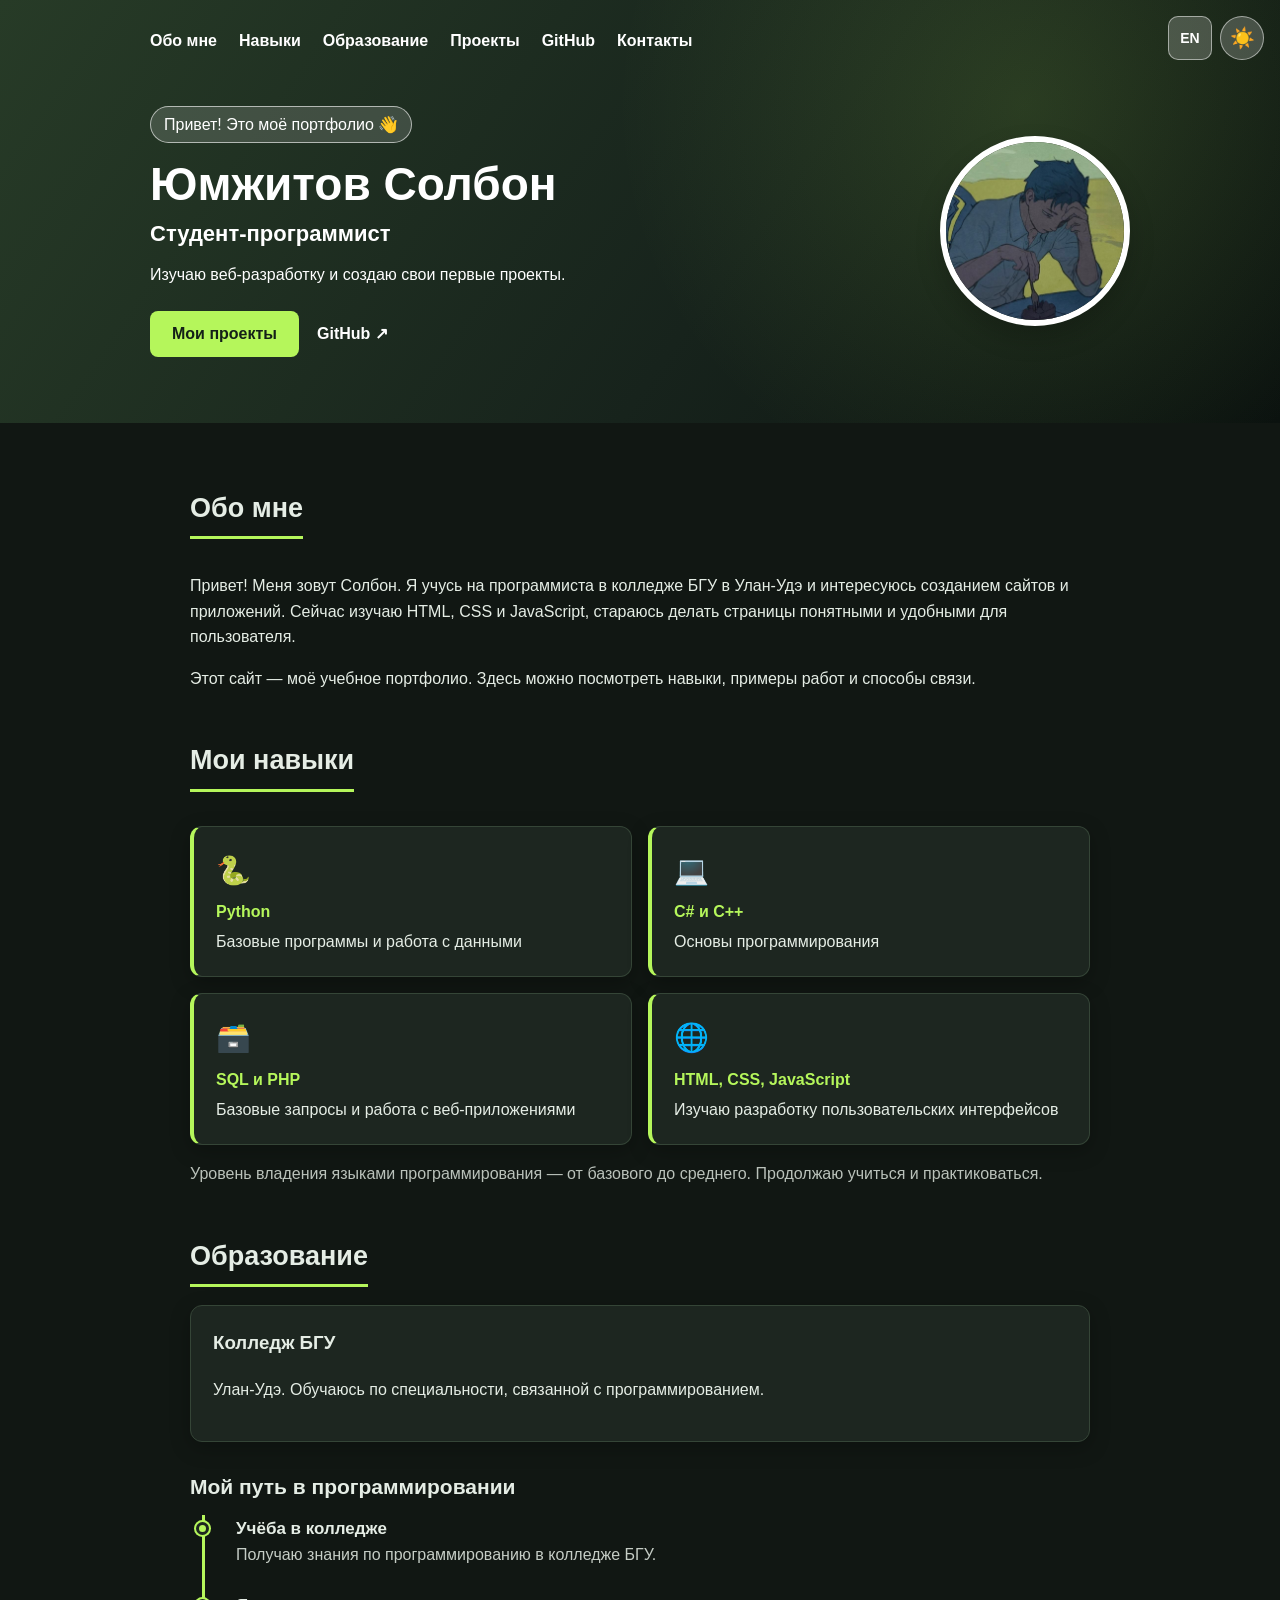
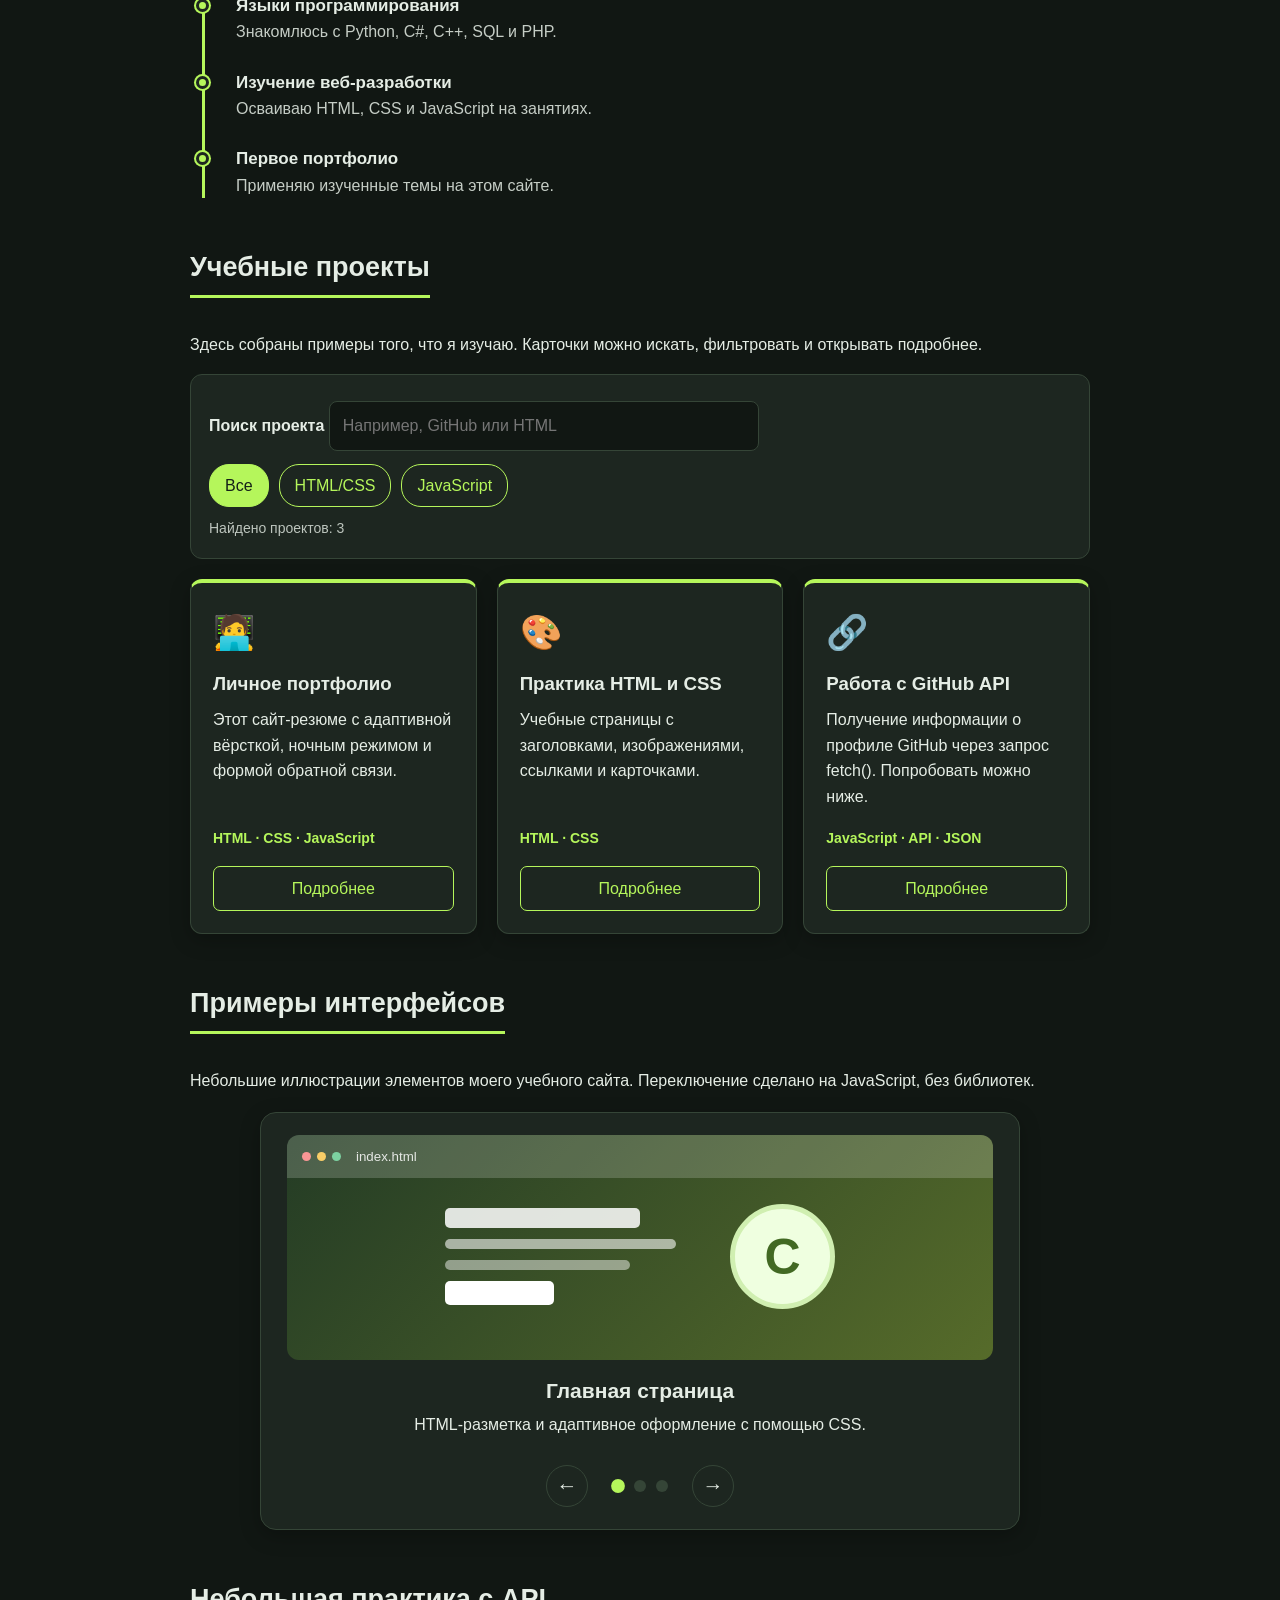
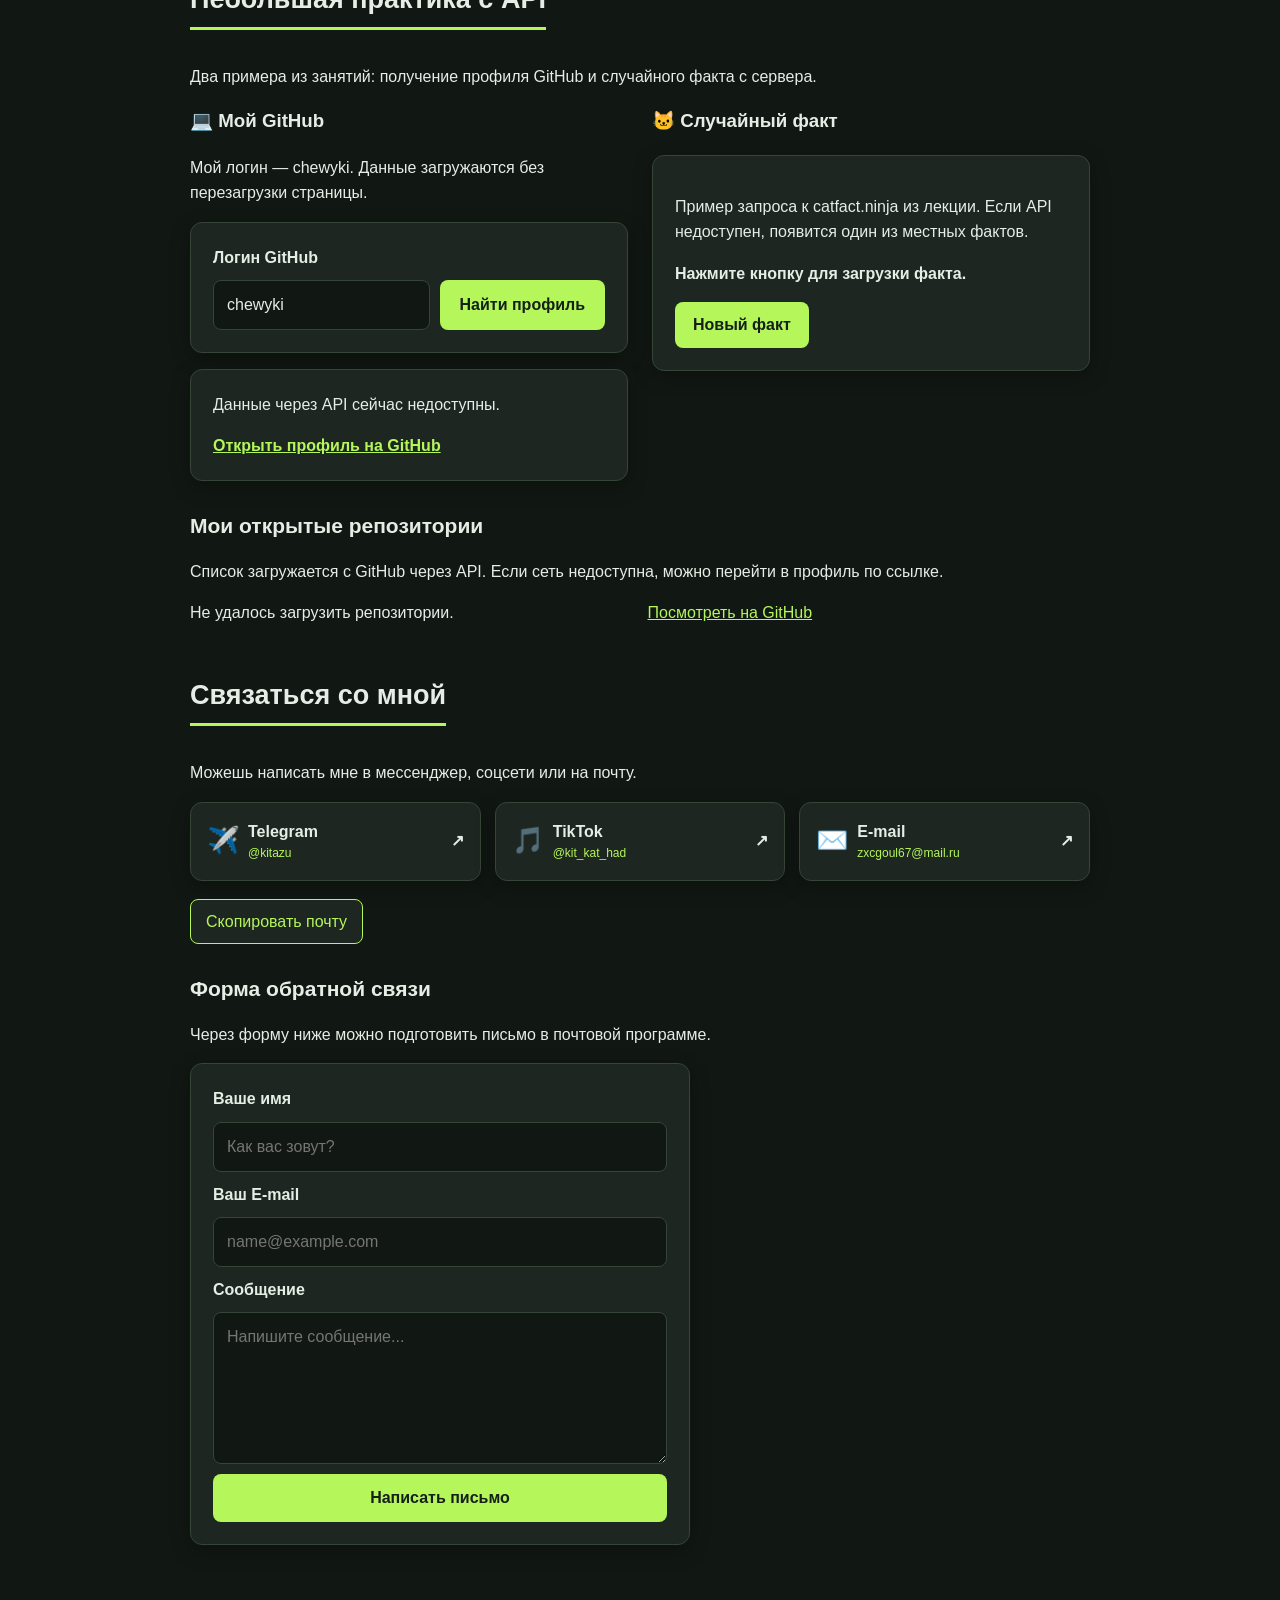
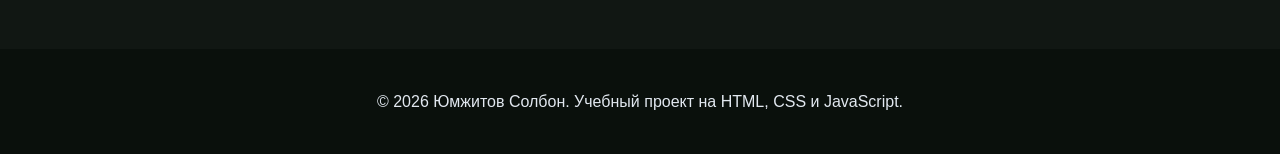
<file: index.html>
<!DOCTYPE html>
<html lang="ru" class="dark">
<head>
    <meta charset="UTF-8">
    <meta name="viewport" content="width=device-width, initial-scale=1.0">
    <meta name="description" content="Портфолио Юмжитова Солбона — студента-программиста из Улан-Удэ">
    <title>Юмжитов Солбон — портфолио программиста</title>
    <link rel="stylesheet" href="css/style.css">
    <script src="js/script.js" defer></script>
</head>
<body>
    <!-- Ссылка для тех, кто пользуется клавиатурой и скринридером -->
    <a class="skip-link" href="#content" data-i18n="skip">Перейти к содержимому</a>

    <!-- ШАПКА И МЕНЮ -->
    <header>
        <div class="header-buttons">
            <button id="lang-toggle" type="button" aria-label="Switch to English" title="Change language">EN</button>
            <button id="theme-toggle" type="button" aria-label="Включить тёмную тему" aria-pressed="false" title="Сменить тему">🌙</button>
        </div>

        <nav aria-label="Основное меню">
            <a href="#about" data-i18n="navAbout">Обо мне</a>
            <a href="#skills" data-i18n="navSkills">Навыки</a>
            <a href="#education" data-i18n="navEducation">Образование</a>
            <a href="#projects" data-i18n="navProjects">Проекты</a>
            <a href="#github">GitHub</a>
            <a href="#contacts" data-i18n="navContacts">Контакты</a>
        </nav>

        <div class="header-content">
            <div class="header-text">
                <p class="hello" data-i18n="hello">Привет! Это моё портфолио 👋</p>
                <h1 data-i18n="name">Юмжитов Солбон</h1>
                <p class="subtitle" data-i18n="subtitle">Студент-программист</p>
                <p data-i18n="heroText">Изучаю веб-разработку и создаю свои первые проекты.</p>
                <div class="header-links">
                    <a class="main-link" href="#projects" data-i18n="heroProjects">Мои проекты</a>
                    <a class="second-link" href="https://github.com/chewyki" target="_blank" rel="noopener noreferrer">GitHub ↗</a>
                </div>
            </div>
            <img class="avatar" src="img/avatar.jpg" alt="Рисованный аватар Солбона" width="180" height="180">
        </div>
    </header>

    <main id="content">
        <!-- ОБО МНЕ -->
        <section id="about">
            <h2 data-i18n="aboutTitle">Обо мне</h2>
            <p data-i18n="aboutText">Привет! Меня зовут Солбон. Я учусь на программиста в колледже БГУ в Улан-Удэ и интересуюсь созданием сайтов и приложений. Сейчас изучаю HTML, CSS и JavaScript, стараюсь делать страницы понятными и удобными для пользователя.</p>
            <p data-i18n="aboutText2">Этот сайт — моё учебное портфолио. Здесь можно посмотреть навыки, примеры работ и способы связи.</p>
        </section>

        <!-- НАВЫКИ -->
        <section id="skills">
            <h2 data-i18n="skillsTitle">Мои навыки</h2>
            <ul class="skill-list">
                <li><span class="skill-icon" aria-hidden="true">🐍</span><strong>Python</strong><span data-i18n="skillPython">Базовые программы и работа с данными</span></li>
                <li><span class="skill-icon" aria-hidden="true">💻</span><strong data-i18n="skillCppTitle">C# и C++</strong><span data-i18n="skillCpp">Основы программирования</span></li>
                <li><span class="skill-icon" aria-hidden="true">🗃️</span><strong data-i18n="skillSqlTitle">SQL и PHP</strong><span data-i18n="skillSql">Базовые запросы и работа с веб-приложениями</span></li>
                <li><span class="skill-icon" aria-hidden="true">🌐</span><strong>HTML, CSS, JavaScript</strong><span data-i18n="skillWeb">Изучаю разработку пользовательских интерфейсов</span></li>
            </ul>
            <p class="note" data-i18n="skillsNote">Уровень владения языками программирования — от базового до среднего. Продолжаю учиться и практиковаться.</p>
        </section>

        <!-- ОБРАЗОВАНИЕ -->
        <section id="education">
            <h2 data-i18n="educationTitle">Образование</h2>
            <div class="simple-card">
                <h3 data-i18n="collegeTitle">Колледж БГУ</h3>
                <p data-i18n="collegeText">Улан-Удэ. Обучаюсь по специальности, связанной с программированием.</p>
            </div>
            <h3 class="section-subtitle" data-i18n="timelineTitle">Мой путь в программировании</h3>
            <ol class="timeline">
                <li><strong data-i18n="step1Title">Учёба в колледже</strong><span data-i18n="step1Text">Получаю знания по программированию в колледже БГУ.</span></li>
                <li><strong data-i18n="step2Title">Языки программирования</strong><span data-i18n="step2Text">Знакомлюсь с Python, C#, C++, SQL и PHP.</span></li>
                <li><strong data-i18n="step3Title">Изучение веб-разработки</strong><span data-i18n="step3Text">Осваиваю HTML, CSS и JavaScript на занятиях.</span></li>
                <li><strong data-i18n="step4Title">Первое портфолио</strong><span data-i18n="step4Text">Применяю изученные темы на этом сайте.</span></li>
            </ol>
        </section>

        <!-- ПРОЕКТЫ -->
        <section id="projects">
            <h2 data-i18n="projectsTitle">Учебные проекты</h2>
            <p data-i18n="projectsIntro">Здесь собраны примеры того, что я изучаю. Карточки можно искать, фильтровать и открывать подробнее.</p>

            <!-- Поиск и фильтры — дополнительное задание из лекций -->
            <div class="project-tools">
                <label for="project-search" data-i18n="searchLabel">Поиск проекта</label>
                <input id="project-search" type="search" placeholder="Например, GitHub или HTML" data-placeholder="searchPlaceholder">

                <div class="filter-buttons" role="group" aria-label="Фильтр проектов">
                    <button class="filter-btn active" type="button" data-filter="all" aria-pressed="true" data-i18n="filterAll">Все</button>
                    <button class="filter-btn" type="button" data-filter="html" aria-pressed="false">HTML/CSS</button>
                    <button class="filter-btn" type="button" data-filter="javascript" aria-pressed="false">JavaScript</button>
                </div>
                <p id="projects-count" role="status" aria-live="polite">Показаны 3 проекта</p>
            </div>

            <div class="projects-grid">
                <article class="project-card" data-tech="html css javascript">
                    <span class="project-icon" aria-hidden="true">🧑‍💻</span>
                    <h3 data-i18n="project1Title">Личное портфолио</h3>
                    <p data-i18n="project1Text">Этот сайт-резюме с адаптивной вёрсткой, ночным режимом и формой обратной связи.</p>
                    <span class="tag">HTML · CSS · JavaScript</span>
                    <button class="details-btn" type="button" data-project="portfolio" data-i18n="details">Подробнее</button>
                </article>

                <article class="project-card" data-tech="html css">
                    <span class="project-icon" aria-hidden="true">🎨</span>
                    <h3 data-i18n="project2Title">Практика HTML и CSS</h3>
                    <p data-i18n="project2Text">Учебные страницы с заголовками, изображениями, ссылками и карточками.</p>
                    <span class="tag">HTML · CSS</span>
                    <button class="details-btn" type="button" data-project="html" data-i18n="details">Подробнее</button>
                </article>

                <article class="project-card" data-tech="javascript">
                    <span class="project-icon" aria-hidden="true">🔗</span>
                    <h3 data-i18n="project3Title">Работа с GitHub API</h3>
                    <p data-i18n="project3Text">Получение информации о профиле GitHub через запрос fetch(). Попробовать можно ниже.</p>
                    <span class="tag">JavaScript · API · JSON</span>
                    <button class="details-btn" type="button" data-project="github" data-i18n="details">Подробнее</button>
                </article>
            </div>
            <p id="no-projects" hidden data-i18n="noProjects">По вашему запросу ничего не найдено.</p>
        </section>

        <!-- СЛАЙДЕР БЕЗ БИБЛИОТЕК — ИЗ ДОПОЛНИТЕЛЬНОГО ЗАДАНИЯ -->
        <section id="showcase">
            <h2 data-i18n="sliderTitle">Примеры интерфейсов</h2>
            <p data-i18n="sliderIntro">Небольшие иллюстрации элементов моего учебного сайта. Переключение сделано на JavaScript, без библиотек.</p>
            <div class="slider">
                <div class="slides" aria-live="polite">
                    <div class="slide active" data-slide="0">
                        <div class="slide-preview preview-one" aria-hidden="true">
                            <div class="fake-browser"><span></span><span></span><span></span><small>index.html</small></div>
                            <div class="preview-hero"><div class="preview-text-lines"><b></b><i></i><i></i><em></em></div><div class="preview-avatar">С</div></div>
                        </div>
                        <h3 data-i18n="slide1Title">Главная страница</h3>
                        <p data-i18n="slide1Text">HTML-разметка и адаптивное оформление с помощью CSS.</p>
                    </div>
                    <div class="slide" data-slide="1" hidden>
                        <div class="slide-preview preview-two" aria-hidden="true">
                            <div class="fake-browser"><span></span><span></span><span></span><small>style.css</small></div>
                            <div class="preview-skills"><div>Python</div><div>C++</div><div>SQL</div><div>HTML</div></div>
                        </div>
                        <h3 data-i18n="slide2Title">Карточки навыков</h3>
                        <p data-i18n="slide2Text">CSS Grid, Flexbox, цвета и отступы.</p>
                    </div>
                    <div class="slide" data-slide="2" hidden>
                        <div class="slide-preview preview-three" aria-hidden="true">
                            <div class="fake-browser"><span></span><span></span><span></span><small>script.js</small></div>
                            <div class="preview-code"><span>async function loadUser() {</span><span>  const response = await fetch(url);</span><span>  const data = await response.json();</span><span>  return data;</span><span>}</span></div>
                        </div>
                        <h3 data-i18n="slide3Title">Получение данных</h3>
                        <p data-i18n="slide3Text">Пример работы с fetch(), API и JSON из лекций.</p>
                    </div>
                </div>
                <div class="slider-controls">
                    <button id="slide-prev" class="slider-arrow" type="button" aria-label="Предыдущий слайд">←</button>
                    <div class="slider-dots" role="group" aria-label="Выбор слайда">
                        <button class="slider-dot active" data-slide-to="0" type="button" aria-label="Слайд 1" aria-current="true"></button>
                        <button class="slider-dot" data-slide-to="1" type="button" aria-label="Слайд 2"></button>
                        <button class="slider-dot" data-slide-to="2" type="button" aria-label="Слайд 3"></button>
                    </div>
                    <button id="slide-next" class="slider-arrow" type="button" aria-label="Следующий слайд">→</button>
                </div>
            </div>
        </section>

        <!-- ПРИМЕР ИЗ ЛЕКЦИИ: ЗАГРУЗКА ДАННЫХ С СЕРВЕРА -->
        <section id="github">
            <h2 data-i18n="apiTitle">Небольшая практика с API</h2>
            <p data-i18n="apiText">Два примера из занятий: получение профиля GitHub и случайного факта с сервера.</p>
            <div class="widgets-grid">
                <div>
                    <h3 data-i18n="githubTitle">💻 Мой GitHub</h3>
                    <p data-i18n="githubText">Мой логин — chewyki. Данные загружаются без перезагрузки страницы.</p>
                    <form id="github-form" class="github-form">
                        <label for="github-login" data-i18n="githubLabel">Логин GitHub</label>
                        <div class="input-row">
                            <input id="github-login" name="github-login" type="text" value="chewyki" required>
                            <button id="github-btn" type="submit" data-i18n="githubButton">Найти профиль</button>
                        </div>
                    </form>
                    <div id="github-box" class="simple-card" role="status" aria-live="polite">
                        <span data-i18n="githubWaiting">Здесь появится информация о профиле.</span>
                    </div>
                </div>

                <div>
                    <h3 data-i18n="factTitle">🐱 Случайный факт</h3>
                    <div class="simple-card fact-card">
                        <p data-i18n="factIntro">Пример запроса к catfact.ninja из лекции. Если API недоступен, появится один из местных фактов.</p>
                        <p id="fact-text" role="status" aria-live="polite" data-i18n="factWaiting">Нажмите кнопку для загрузки факта.</p>
                        <button id="fact-btn" type="button" data-i18n="factButton">Новый факт</button>
                    </div>
                </div>
            </div>
            <h3 class="section-subtitle" data-i18n="reposTitle">Мои открытые репозитории</h3>
            <p data-i18n="reposText">Список загружается с GitHub через API. Если сеть недоступна, можно перейти в профиль по ссылке.</p>
            <div id="repo-list" class="repo-list" role="status" aria-live="polite">Загрузка репозиториев...</div>
        </section>

        <!-- КОНТАКТЫ -->
        <section id="contacts">
            <h2 data-i18n="contactTitle">Связаться со мной</h2>
            <p data-i18n="contactIntro">Можешь написать мне в мессенджер, соцсети или на почту.</p>
            <div class="contact-links">
                <a class="contact-link" href="https://t.me/kitazu" target="_blank" rel="noopener noreferrer"><span aria-hidden="true">✈️</span><span>Telegram<small>@kitazu</small></span><span aria-hidden="true">↗</span></a>
                <a class="contact-link" href="https://www.tiktok.com/@kit_kat_had" target="_blank" rel="noopener noreferrer"><span aria-hidden="true">🎵</span><span>TikTok<small>@kit_kat_had</small></span><span aria-hidden="true">↗</span></a>
                <a class="contact-link" href="mailto:zxcgoul67@mail.ru"><span aria-hidden="true">✉️</span><span>E-mail<small>zxcgoul67@mail.ru</small></span><span aria-hidden="true">↗</span></a>
            </div>
            <div class="copy-row"><button id="copy-email" type="button" data-i18n="copyEmail">Скопировать почту</button><span id="copy-status" role="status" aria-live="polite"></span></div>
            <h3 class="section-subtitle" data-i18n="formTitle">Форма обратной связи</h3>
            <p data-i18n="formIntro">Через форму ниже можно подготовить письмо в почтовой программе.</p>
            <form id="contact-form">
                <label for="name" data-i18n="nameLabel">Ваше имя</label>
                <input type="text" id="name" name="name" placeholder="Как вас зовут?" data-placeholder="namePlaceholder" required>

                <label for="email" data-i18n="emailLabel">Ваш E-mail</label>
                <input type="email" id="email" name="email" placeholder="name@example.com" required>

                <label for="msg" data-i18n="messageLabel">Сообщение</label>
                <textarea id="msg" name="message" rows="5" placeholder="Напишите сообщение..." data-placeholder="messagePlaceholder" required></textarea>

                <button id="send-btn" type="submit" data-i18n="sendButton">Написать письмо</button>
            </form>
            <p id="form-status" role="status" aria-live="polite"></p>
        </section>
    </main>

    <!-- МОДАЛЬНОЕ ОКНО С ПОДРОБНОСТЯМИ ПРОЕКТА -->
    <dialog id="project-dialog" aria-labelledby="dialog-title">
        <button id="close-dialog" type="button" aria-label="Закрыть окно">×</button>
        <h2 id="dialog-title">Название проекта</h2>
        <p id="dialog-description"></p>
        <p id="dialog-technologies"></p>
    </dialog>

    <!-- ПОДВАЛ -->
    <footer>
        <p>© <span id="year">2026</span> <span data-i18n="footer">Юмжитов Солбон. Учебный проект на HTML, CSS и JavaScript.</span></p>
    </footer>

    <button id="to-top" type="button" aria-label="Вернуться наверх" title="Наверх">↑</button>
</body>
</html>
</file>
<file: css/style.css>
/* 1. ПЕРЕМЕННЫЕ ЦВЕТОВ */
:root {
    --color-main: #4b791d;
    --color-main-dark: #355a12;
    --color-text: #253228;
    --color-bg: #f4f7f0;
    --color-card: #ffffff;
    --color-border: #d0dac8;
    --color-footer: #101a14;
    --shadow: 0 5px 16px rgba(26, 49, 26, 0.09);
}

/* Ночная тема — класс добавляется через JavaScript */
html.dark {
    --color-main: #b5f65b;
    --color-main-dark: #9cde41;
    --color-text: #e5ede5;
    --color-bg: #111713;
    --color-card: #1d2620;
    --color-border: #354537;
    --color-footer: #0a100c;
    --shadow: 0 6px 20px rgba(0, 0, 0, 0.25);
}

*, *::before, *::after { box-sizing: border-box; }
html { scroll-behavior: smooth; }

body {
    margin: 0;
    font-family: Arial, Helvetica, sans-serif;
    font-size: 16px;
    line-height: 1.6;
    color: var(--color-text);
    background-color: var(--color-bg);
}

a { color: var(--color-main); }
button, input, textarea { font: inherit; }

/* Видимый фокус нужен для навигации с клавиатуры */
:focus-visible {
    outline: 3px solid #f3b941;
    outline-offset: 3px;
}

.skip-link {
    position: absolute;
    left: 12px;
    top: -60px;
    padding: 10px 15px;
    background: #fff;
    color: #1a202c;
    z-index: 10;
}
.skip-link:focus { top: 10px; }

/* 2. ШАПКА */
header {
    position: relative;
    text-align: left;
    color: white;
    background: radial-gradient(circle at 80% 25%, rgba(181, 246, 91, 0.14), transparent 38%),
                linear-gradient(125deg, #273b27, #17231c 58%, #0b120f);
    padding: 28px 20px 54px;
}

nav {
    display: flex;
    justify-content: flex-start;
    flex-wrap: wrap;
    gap: 22px;
    padding-right: 128px;
    max-width: 980px;
    margin: 0 auto;
}

nav a {
    color: white;
    text-decoration: none;
    font-weight: bold;
}
nav a:hover { text-decoration: underline; }
nav a:hover { color: #caff8e; }

.header-buttons {
    position: absolute;
    top: 16px;
    right: 16px;
    display: flex;
    align-items: center;
    gap: 8px;
}
#theme-toggle, #lang-toggle {
    width: 44px;
    height: 44px;
    background: rgba(255, 255, 255, 0.2);
    border: 1px solid rgba(255, 255, 255, 0.5);
    border-radius: 50%;
    cursor: pointer;
    font-size: 20px;
    color: white;
}
#lang-toggle { font-size: 14px; font-weight: bold; border-radius: 10px; }
#theme-toggle:hover, #lang-toggle:hover { background: rgba(255, 255, 255, 0.35); }

.header-content {
    max-width: 980px;
    margin: 52px auto 12px;
    display: flex;
    align-items: center;
    justify-content: space-between;
    gap: 40px;
}
.header-text { max-width: 610px; }
.hello {
    display: inline-block;
    padding: 5px 13px;
    margin: 0 0 14px;
    border: 1px solid rgba(255,255,255,0.6);
    border-radius: 30px;
    background: rgba(255,255,255,0.15);
}
.avatar {
    display: block;
    width: 190px;
    height: 190px;
    object-fit: cover;
    object-position: center;
    flex-shrink: 0;
    margin: 0;
    border-radius: 50%;
    border: 6px solid white;
    box-shadow: 0 12px 26px rgba(0,0,0,0.2);
}
header h1 { font-size: 46px; margin: 0; line-height: 1.2; }
.subtitle { font-size: 22px; font-weight: bold; margin: 4px 0; }
.header-text > p:last-of-type { margin: 10px 0 24px; }
.header-links { display: flex; flex-wrap: wrap; align-items: center; gap: 18px; }

.main-link {
    display: inline-block;
    background: #b5f65b;
    color: #142018;
    padding: 10px 22px;
    text-decoration: none;
    border-radius: 8px;
    font-weight: bold;
}
.main-link:hover { background: #d5ffa0; }
.second-link { color: white; font-weight: bold; text-decoration: none; }
.second-link:hover { text-decoration: underline; }

/* 3. ОСНОВНОЕ СОДЕРЖИМОЕ */
main { max-width: 940px; margin: 0 auto; padding: 16px 20px; }
section { margin: 48px 0; scroll-margin-top: 20px; }
section h2 {
    display: inline-block;
    border-bottom: 3px solid var(--color-main);
    padding-bottom: 6px;
    margin: 0 0 18px;
    font-size: 27px;
}

/* 4. НАВЫКИ */
.skill-list {
    display: grid;
    grid-template-columns: repeat(2, 1fr);
    gap: 16px;
    padding: 0;
    list-style: none;
}
.skill-list li, .simple-card, article {
    background: var(--color-card);
    border: 1px solid var(--color-border);
    padding: 22px;
    border-radius: 12px;
    box-shadow: var(--shadow);
}
.skill-list strong { display: block; color: var(--color-main); }
.skill-list span { display: block; margin-top: 4px; }
.skill-list .skill-icon { font-size: 28px; margin: 0 0 6px; }
.skill-list li { border-left: 4px solid var(--color-main); }
html.dark .skill-list strong { color: var(--color-main); }
.simple-card h3 { margin-top: 0; }
.note { opacity: 0.8; }

/* Этапы обучения — простая временная шкала */
.section-subtitle { margin: 28px 0 12px; font-size: 21px; }
.timeline {
    list-style: none;
    margin: 0 0 0 12px;
    padding: 0 0 0 25px;
    border-left: 3px solid var(--color-main);
}
.timeline li { position: relative; padding: 0 0 24px 6px; }
.timeline li:last-child { padding-bottom: 0; }
.timeline li::before {
    content: '';
    position: absolute;
    left: -34px;
    top: 7px;
    width: 13px;
    height: 13px;
    border-radius: 50%;
    background: var(--color-main);
    border: 3px solid var(--color-card);
    box-shadow: 0 0 0 2px var(--color-main);
}
.timeline strong, .timeline span { display: block; }
.timeline strong { font-size: 17px; }
.timeline span { opacity: .85; }

/* 5. КАРТОЧКИ ПРОЕКТОВ */
.project-tools {
    background: var(--color-card);
    border: 1px solid var(--color-border);
    border-radius: 12px;
    padding: 18px;
    margin: 10px 0 20px;
}
.project-tools input { max-width: 430px; margin: 8px 0 13px; }
.filter-buttons { display: flex; gap: 10px; flex-wrap: wrap; }
.filter-btn {
    border: 1px solid var(--color-main);
    color: var(--color-main);
    background: var(--color-card);
    padding: 8px 15px;
    border-radius: 20px;
    cursor: pointer;
}
.filter-btn.active, .filter-btn:hover { background: var(--color-main); color: white; }
html.dark .filter-btn { color: var(--color-main); border-color: var(--color-main); }
html.dark .filter-btn.active, html.dark .filter-btn:hover { color: #142018; background: var(--color-main); }
#projects-count { margin: 10px 0 0; font-size: 14px; opacity: 0.8; }

.projects-grid {
    display: grid;
    grid-template-columns: repeat(3, 1fr);
    gap: 20px;
}
article {
    display: flex;
    flex-direction: column;
    border-top: 4px solid var(--color-main);
    transition: transform 0.3s, opacity 0.3s, box-shadow 0.3s;
}
article:hover { transform: translateY(-4px); }
html.dark article:hover { box-shadow: 0 10px 25px rgba(181, 246, 91, 0.1); }
.project-card.reveal { opacity: 0; transform: translateY(18px); }
.project-card.reveal.shown { opacity: 1; transform: translateY(0); }
.project-card.reveal.shown:hover { transform: translateY(-4px); }
.projects-grid article[hidden] { display: none; }
.project-icon { font-size: 34px; margin-bottom: 10px; }
article h3 { margin: 0 0 8px; }
article p { margin: 0 0 18px; }
.tag {
    display: inline-block;
    margin-top: auto;
    color: var(--color-main);
    font-size: 14px;
    font-weight: bold;
}
html.dark .tag { color: var(--color-main); }
.details-btn {
    margin-top: 16px;
    padding: 9px 14px;
    border: 1px solid var(--color-main);
    border-radius: 7px;
    color: var(--color-main);
    background: transparent;
    cursor: pointer;
}
.details-btn:hover { background: var(--color-main); color: white; }
html.dark .details-btn { color: var(--color-main); border-color: var(--color-main); }
html.dark .details-btn:hover { color: #142018; background: var(--color-main); }

/* 6. СЛАЙДЕР — ПРИМЕР ИЗ ДОПОЛНИТЕЛЬНОГО ЗАДАНИЯ */
.slider {
    max-width: 760px;
    margin: 18px auto 0;
    background: var(--color-card);
    border: 1px solid var(--color-border);
    border-radius: 16px;
    overflow: hidden;
    box-shadow: var(--shadow);
}
.slide { padding: 22px 26px 6px; text-align: center; }
.slide[hidden] { display: none; }
.slide h3 { margin: 14px 0 4px; font-size: 21px; }
.slide p { margin: 0; }
.slide-preview {
    overflow: hidden;
    min-height: 225px;
    border-radius: 12px;
    text-align: left;
}
.preview-one { background: linear-gradient(135deg, #243c25, #566b2a); }
.preview-two { background: linear-gradient(145deg, #eff8e6, #d8ecc6); }
.preview-three { background: #14251a; }
.fake-browser {
    display: flex;
    align-items: center;
    gap: 6px;
    padding: 11px 15px;
    background: rgba(255,255,255,0.18);
}
.preview-two .fake-browser { background: rgba(255,255,255,0.8); }
.fake-browser span { width: 9px; height: 9px; background: #f99695; border-radius: 50%; }
.fake-browser span:nth-child(2) { background: #f8cd67; }
.fake-browser span:nth-child(3) { background: #7cd1a1; }
.fake-browser small { margin-left: 9px; color: white; opacity: .85; }
.preview-two .fake-browser small { color: #38512a; }
.preview-hero { display: flex; align-items: center; justify-content: space-between; max-width: 440px; margin: 26px auto; padding: 0 25px; }
.preview-text-lines { display: flex; flex-direction: column; gap: 11px; width: 65%; }
.preview-text-lines b, .preview-text-lines i { display: block; height: 10px; border-radius: 5px; background: rgba(255,255,255,.85); }
.preview-text-lines b { height: 20px; width: 77%; }
.preview-text-lines i:nth-child(2) { width: 91%; opacity: .68; }
.preview-text-lines i:nth-child(3) { width: 73%; opacity: .55; }
.preview-text-lines em { width: 43%; height: 24px; background: white; border-radius: 5px; }
.preview-avatar { display: grid; place-items: center; width: 105px; height: 105px; border-radius: 50%; background: #efffe0; border: 5px solid #d0efb1; color: #426923; font-size: 50px; font-weight: bold; }
.preview-skills { display: grid; grid-template-columns: repeat(2, minmax(0,1fr)); gap: 13px; max-width: 440px; margin: 24px auto; padding: 0 25px; }
.preview-skills div { background: white; border-left: 4px solid #61952c; border-radius: 7px; padding: 12px; color: #375529; box-shadow: 0 3px 9px rgba(40, 75, 35, .12); font-weight: bold; }
.preview-code { display: flex; flex-direction: column; gap: 7px; max-width: 510px; margin: 22px auto; padding: 0 14px; color: #d1f5a5; font: 14px/1.4 Consolas, monospace; }
.preview-code span:nth-child(2) { color: #f2dfa0; }
.preview-code span:nth-child(3) { color: #a9e9bd; }
.slider-controls { display: flex; justify-content: center; align-items: center; gap: 24px; padding: 22px; }
.slider-arrow { width: 42px; height: 42px; border-radius: 50%; border: 1px solid var(--color-border); background: var(--color-card); color: var(--color-text); cursor: pointer; font-size: 21px; }
.slider-arrow:hover { border-color: var(--color-main); color: var(--color-main); }
.slider-dots { display: flex; align-items: center; gap: 10px; }
.slider-dot { width: 12px; height: 12px; border: none; padding: 0; border-radius: 50%; background: var(--color-border); cursor: pointer; }
.slider-dot.active { background: var(--color-main); transform: scale(1.15); }

/* Окно «Подробнее» открывается из JavaScript */
#project-dialog {
    position: fixed;
    width: min(90%, 480px);
    padding: 30px;
    border: 1px solid var(--color-border);
    border-radius: 14px;
    color: var(--color-text);
    background: var(--color-card);
    box-shadow: var(--shadow);
}
#project-dialog::backdrop { background: rgba(0, 0, 0, 0.65); }
#project-dialog h2 { margin-top: 0; padding-right: 30px; }
#close-dialog {
    position: absolute;
    top: 8px;
    right: 12px;
    background: transparent;
    border: none;
    color: var(--color-text);
    font-size: 30px;
    cursor: pointer;
}

/* 6. ФОРМЫ */
form {
    display: flex;
    flex-direction: column;
    gap: 10px;
    max-width: 500px;
    padding: 22px;
    background: var(--color-card);
    border: 1px solid var(--color-border);
    border-radius: 12px;
    box-shadow: var(--shadow);
}
label { font-weight: bold; }
input, textarea {
    width: 100%;
    min-width: 0;
    padding: 11px 13px;
    border: 1px solid var(--color-border);
    border-radius: 8px;
    background: var(--color-bg);
    color: var(--color-text);
}
input:focus, textarea:focus { border-color: var(--color-main); }
button[type="submit"] {
    background: var(--color-main);
    color: white;
    border: none;
    border-radius: 8px;
    padding: 11px 20px;
    cursor: pointer;
}
button[type="submit"]:hover { background: var(--color-main-dark); }
html.dark button[type="submit"] { color: #142018; font-weight: bold; }
button:disabled { opacity: 0.65; cursor: wait; }

.input-row { display: flex; gap: 10px; }
.input-row input { flex: 1; }
.input-row button { white-space: nowrap; }

#github-box {
    max-width: 500px;
    margin-top: 16px;
    display: flex;
    align-items: center;
    gap: 15px;
    flex-wrap: wrap;
}
#github-box img { width: 64px; height: 64px; border-radius: 50%; }
#github-box p { margin: 0; }
#github-box a { font-weight: bold; }

.widgets-grid {
    display: grid;
    grid-template-columns: repeat(2, 1fr);
    gap: 24px;
    align-items: start;
}
.widgets-grid h3 { margin-top: 0; }
.widgets-grid .github-form { max-width: none; }
.repo-list { display: grid; grid-template-columns: repeat(2, minmax(0,1fr)); gap: 15px; }
.repo-card { min-width: 0; padding: 18px; border-top: 3px solid var(--color-main); }
.repo-card a { font-weight: bold; overflow-wrap: anywhere; }
.repo-card p { margin: 8px 0; }
.repo-card small { opacity: .75; }
.fact-card { min-height: 190px; }
#fact-text { font-weight: bold; }
#fact-btn {
    padding: 10px 18px;
    border: none;
    border-radius: 8px;
    color: white;
    background: var(--color-main);
    cursor: pointer;
}
#fact-btn:hover { background: var(--color-main-dark); }
html.dark #fact-btn { color: #142018; font-weight: bold; }

#form-status { min-height: 24px; font-weight: bold; }

/* 8. ССЫЛКИ НА СОЦСЕТИ И КОПИРОВАНИЕ ПОЧТЫ */
.contact-links { display: grid; grid-template-columns: repeat(3, minmax(0,1fr)); gap: 14px; }
.contact-link { display: flex; align-items: center; gap: 9px; min-width: 0; padding: 16px; border: 1px solid var(--color-border); border-radius: 12px; background: var(--color-card); text-decoration: none; color: var(--color-text); box-shadow: var(--shadow); font-weight: bold; transition: transform .2s, border-color .2s; }
.contact-link:hover { transform: translateY(-3px); border-color: var(--color-main); }
.contact-link > span:first-child { font-size: 26px; }
.contact-link > span:nth-child(2) { min-width: 0; flex: 1; }
.contact-link small { display: block; font-weight: normal; font-size: 12px; color: var(--color-main); overflow-wrap: anywhere; }
html.dark .contact-link small { color: var(--color-main); }
.copy-row { display: flex; align-items: center; flex-wrap: wrap; gap: 12px; margin: 18px 0; }
#copy-email { border: 1px solid var(--color-main); border-radius: 8px; padding: 9px 15px; background: var(--color-card); color: var(--color-main); cursor: pointer; }
#copy-email:hover { background: var(--color-main); color: white; }
html.dark #copy-email:hover { color: #142018; }
#copy-status { font-size: 14px; }

/* 9. ПОДВАЛ И КНОПКА НАВЕРХ */
footer {
    background: var(--color-footer);
    color: #e2e8f0;
    text-align: center;
    padding: 24px 16px;
}
#to-top {
    position: fixed;
    bottom: 24px;
    right: 24px;
    width: 48px;
    height: 48px;
    border: none;
    border-radius: 50%;
    background: var(--color-main);
    color: white;
    font-size: 24px;
    cursor: pointer;
    opacity: 0;
    visibility: hidden;
    transition: opacity 0.2s;
}
#to-top.visible { opacity: 1; visibility: visible; }
html.dark #to-top { color: #142018; }

/* 10. АДАПТАЦИЯ ДЛЯ ТЕЛЕФОНА */
@media (max-width: 700px) {
    header { padding: 28px 14px 44px; }
    nav { gap: 12px; font-size: 14px; padding-right: 0; padding-top: 42px; justify-content: center; }
    .header-content { flex-direction: column-reverse; text-align: center; margin-top: 32px; gap: 20px; }
    .header-links { justify-content: center; }
    .avatar { width: 130px; height: 130px; }
    header h1 { font-size: 34px; }
    main { padding: 10px 16px; }
    .skill-list, .projects-grid, .widgets-grid, .repo-list, .contact-links { grid-template-columns: 1fr; }
    section { margin: 38px 0; }
    .input-row { flex-direction: column; }
    .slide { padding: 12px 12px 4px; }
    .slide-preview { min-height: 200px; }
    .preview-avatar { width: 75px; height: 75px; font-size: 35px; }
    .preview-code { font-size: 10px; }
}

@media (prefers-reduced-motion: reduce) {
    html { scroll-behavior: auto; }
    .project-card.reveal { opacity: 1; transform: none; transition: none; }
}
</file>
